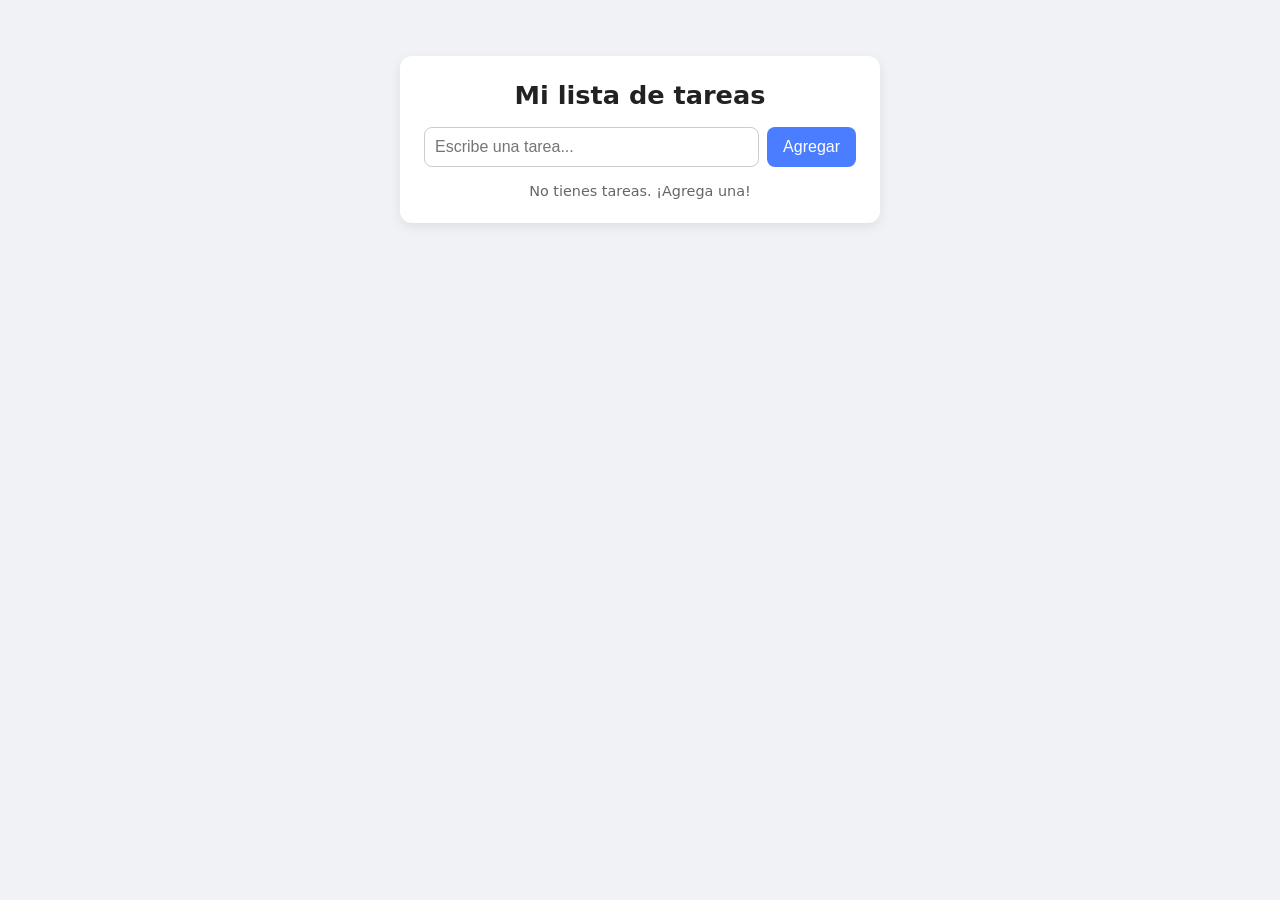
<file: index.html>
<!DOCTYPE html>
<html lang="es">
<head>
  <meta charset="UTF-8">
  <meta name="viewport" content="width=device-width, initial-scale=1.0">
  <title>Mi lista de tareas</title>
  <link rel="stylesheet" href="style.css">
</head>
<body>
  <main class="contenedor">
    <h1>Mi lista de tareas</h1>

    <form id="formulario" class="formulario">
      <input type="text" id="nueva-tarea" placeholder="Escribe una tarea..." autocomplete="off" required>
      <button type="submit">Agregar</button>
    </form>

    <ul id="lista" class="lista"></ul>

    <p id="contador" class="contador"></p>
  </main>

  <script src="script.js"></script>
</body>
</html>
</file>
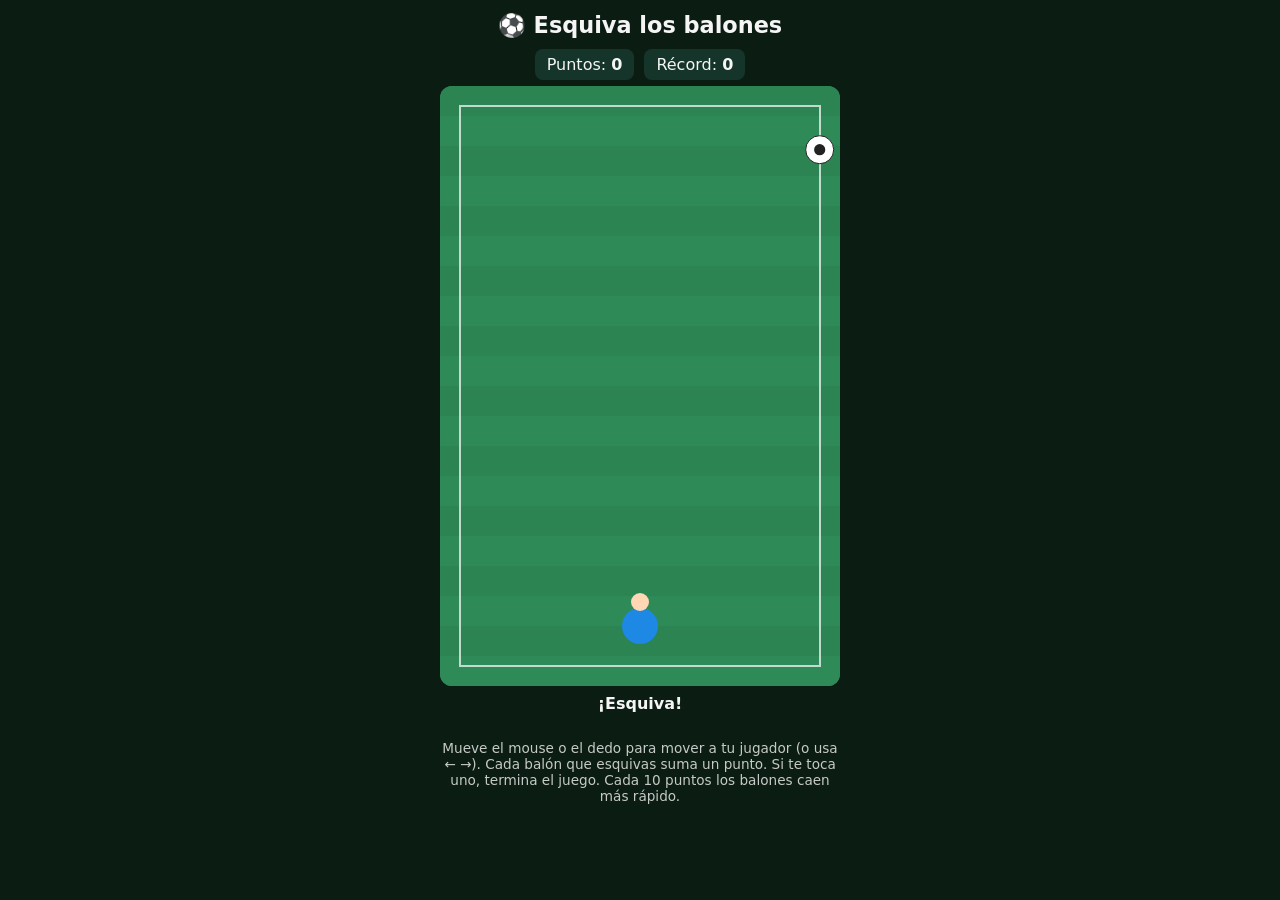
<file: esquiva-balones.html>
<!doctype html>
<html lang="es">
<head>
<meta charset="utf-8">
<meta name="viewport" content="width=device-width,initial-scale=1">
<title>Esquiva los balones</title>
<style>
  body { margin: 0; background: #0b1d12; color: #f5f5f5; font-family: system-ui, sans-serif; display: flex; flex-direction: column; align-items: center; min-height: 100vh; }
  h1 { font-size: 1.4rem; margin: 12px 0 4px; }
  #hud { display: flex; gap: 10px; margin: 6px 0; font-size: 1rem; }
  #hud div { background: #16352a; padding: 6px 12px; border-radius: 8px; }
  canvas { width: 100%; max-width: 400px; height: auto; background: #2e8b57; border-radius: 12px; touch-action: none; }
  #msg { min-height: 1.5em; margin: 8px; font-weight: 600; text-align: center; }
  button { background: #f5c542; border: 0; border-radius: 8px; padding: 10px 18px; font-size: 1rem; font-weight: 700; cursor: pointer; }
  p.help { font-size: .85rem; opacity: .8; text-align: center; max-width: 400px; padding: 0 16px; }
</style>
</head>
<body>
<h1>⚽ Esquiva los balones</h1>
<div id="hud">
  <div>Puntos: <b id="score">0</b></div>
  <div>Récord: <b id="best">0</b></div>
</div>
<canvas id="c" width="400" height="600"></canvas>
<div id="msg"></div>
<button id="restart" hidden>Jugar de nuevo</button>
<p class="help">Mueve el mouse o el dedo para mover a tu jugador (o usa ← →). Cada balón que esquivas suma un punto. Si te toca uno, termina el juego. Cada 10 puntos los balones caen más rápido.</p>
<script>
const W = 400, H = 600;
const cv = document.getElementById('c');
const ctx = cv.getContext('2d');
const $ = id => document.getElementById(id);

const P = { x: W / 2, target: W / 2, y: H - 60, r: 18 };
const keys = {};
let balls, score, best, state, nextSpawn, lastT = 0;

try { best = Number(localStorage.getItem('esquivaBest')) || 0; } catch (e) { best = 0; }
$('best').textContent = best;

function clamp(v, a, b) { return Math.max(a, Math.min(b, v)); }
function level() { return Math.floor(score / 10); }
function fallSpeed() { return 2.2 + level() * 0.35; }              // px por frame
function spawnGap() { return Math.max(350, 1100 - level() * 70); } // ms entre balones

function reset() {
  balls = []; score = 0; state = 'play';
  P.x = P.target = W / 2;
  nextSpawn = performance.now() + 600;
  $('msg').textContent = '¡Esquiva!';
  $('restart').hidden = true;
  $('score').textContent = 0;
}

function spawn() {
  const r = 14;
  balls.push({ x: r + Math.random() * (W - 2 * r), y: -r, r, vy: fallSpeed() * (0.8 + Math.random() * 0.4), counted: false });
  nextSpawn = performance.now() + spawnGap();
}

function endGame() {
  state = 'over';
  if (score > best) {
    best = score;
    try { localStorage.setItem('esquivaBest', best); } catch (e) {}
  }
  $('best').textContent = best;
  $('msg').textContent = `¡Te tocó! Llegaste a ${score} puntos`;
  $('restart').hidden = false;
}

function update(dt) {
  const f = dt / 16.67;
  if (keys.ArrowLeft) P.target -= 7 * f;
  if (keys.ArrowRight) P.target += 7 * f;
  P.target = clamp(P.target, P.r, W - P.r);
  P.x += (P.target - P.x) * Math.min(1, 0.3 * f);

  if (state !== 'play') return;
  if (performance.now() > nextSpawn) spawn();

  for (const b of balls) {
    b.y += b.vy * f;
    if (Math.hypot(b.x - P.x, b.y - P.y) < b.r + P.r) { endGame(); return; }
    if (!b.counted && b.y > H) { b.counted = true; score++; $('score').textContent = score; }
  }
  balls = balls.filter(b => b.y < H + b.r);
}

function draw() {
  ctx.fillStyle = '#2e8b57'; ctx.fillRect(0, 0, W, H);
  for (let y = 0; y < H; y += 60) { ctx.fillStyle = 'rgba(0,0,0,.05)'; ctx.fillRect(0, y, W, 30); }
  ctx.strokeStyle = 'rgba(255,255,255,.7)'; ctx.lineWidth = 2;
  ctx.strokeRect(20, 20, W - 40, H - 40);

  // jugador
  ctx.fillStyle = '#1e88e5';
  ctx.beginPath(); ctx.arc(P.x, P.y, P.r, 0, Math.PI * 2); ctx.fill();
  ctx.fillStyle = '#ffd7b5';
  ctx.beginPath(); ctx.arc(P.x, P.y - P.r - 6, 9, 0, Math.PI * 2); ctx.fill();

  // balones
  for (const b of balls) {
    ctx.fillStyle = '#fff'; ctx.strokeStyle = '#222'; ctx.lineWidth = 1;
    ctx.beginPath(); ctx.arc(b.x, b.y, b.r, 0, Math.PI * 2); ctx.fill(); ctx.stroke();
    ctx.fillStyle = '#222';
    ctx.beginPath(); ctx.arc(b.x, b.y, b.r * 0.4, 0, Math.PI * 2); ctx.fill();
  }

  if (state === 'over') { ctx.fillStyle = 'rgba(0,0,0,.35)'; ctx.fillRect(0, 0, W, H); }
}

function loop(t) {
  const dt = Math.min(50, t - (lastT || t));
  lastT = t;
  update(dt);
  draw();
  requestAnimationFrame(loop);
}

function pointerX(e) {
  const rect = cv.getBoundingClientRect();
  return (e.clientX - rect.left) * W / rect.width;
}
cv.addEventListener('pointermove', e => { P.target = pointerX(e); });
cv.addEventListener('pointerdown', e => { P.target = pointerX(e); });
addEventListener('keydown', e => { keys[e.key] = true; if (e.key.startsWith('Arrow')) e.preventDefault(); });
addEventListener('keyup', e => { keys[e.key] = false; });
$('restart').onclick = reset;

reset();
requestAnimationFrame(loop);
</script>
</body>
</html>
</file>
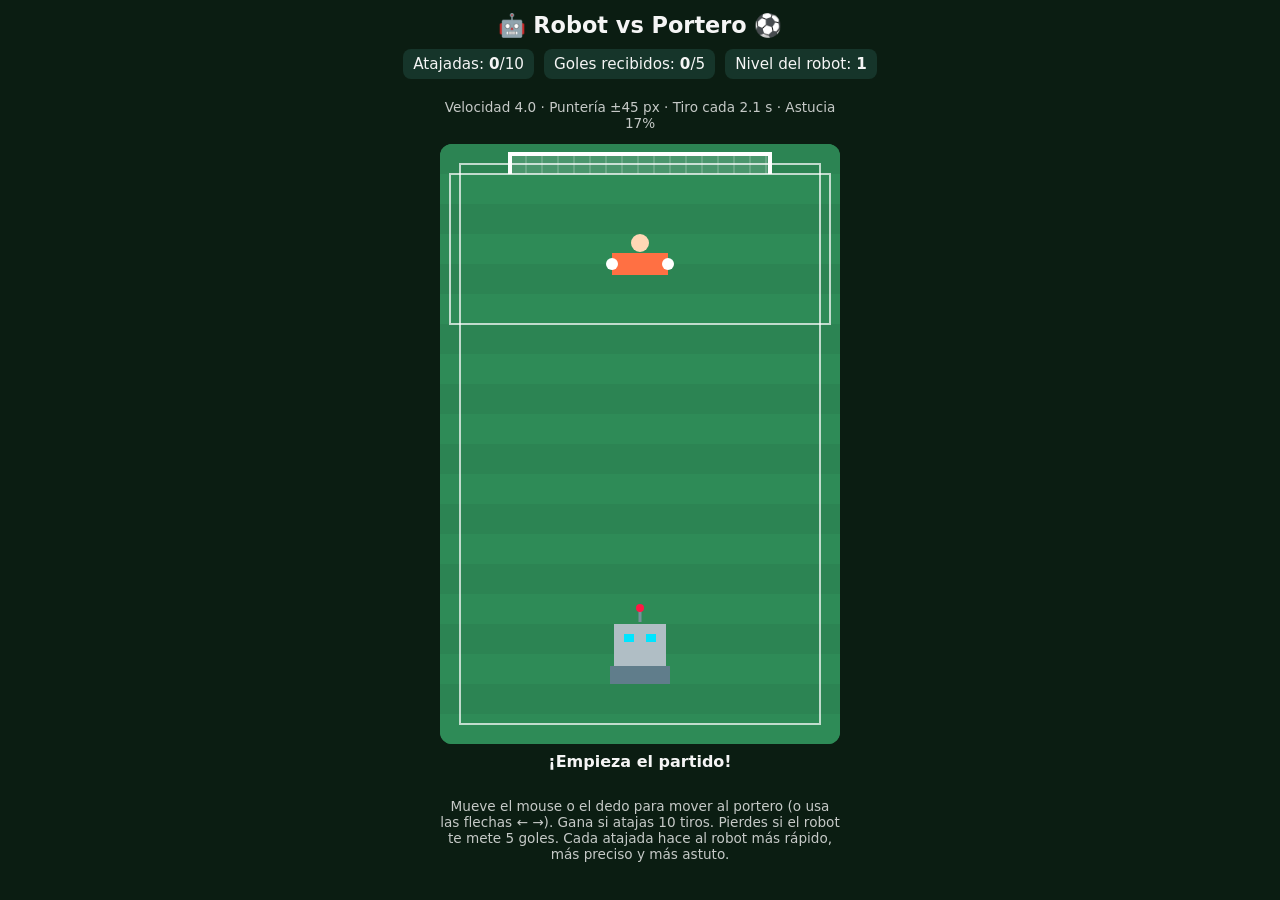
<file: robot-futbol.html>
<!doctype html>
<html lang="es">
<head>
<meta charset="utf-8">
<meta name="viewport" content="width=device-width,initial-scale=1">
<title>Robot vs Portero</title>
<style>
  body { margin: 0; background: #0b1d12; color: #f5f5f5; font-family: system-ui, sans-serif; display: flex; flex-direction: column; align-items: center; min-height: 100vh; }
  h1 { font-size: 1.4rem; margin: 12px 0 4px; }
  #stats { display: flex; gap: 10px; flex-wrap: wrap; justify-content: center; margin: 6px 0; font-size: .95rem; }
  #stats div { background: #16352a; padding: 6px 10px; border-radius: 8px; }
  canvas { width: 100%; max-width: 400px; height: auto; background: #2e8b57; border-radius: 12px; touch-action: none; }
  #msg { min-height: 1.5em; margin: 8px; font-weight: 600; text-align: center; }
  button { background: #f5c542; border: 0; border-radius: 8px; padding: 10px 18px; font-size: 1rem; font-weight: 700; cursor: pointer; }
  p.help { font-size: .85rem; opacity: .8; text-align: center; max-width: 400px; padding: 0 16px; }
</style>
</head>
<body>
<h1>🤖 Robot vs Portero ⚽</h1>
<div id="stats">
  <div>Atajadas: <b id="saves">0</b>/10</div>
  <div>Goles recibidos: <b id="goals">0</b>/5</div>
  <div>Nivel del robot: <b id="level">1</b></div>
</div>
<p class="help" id="skills"></p>
<canvas id="c" width="400" height="600"></canvas>
<div id="msg"></div>
<button id="restart" hidden>Jugar de nuevo</button>
<p class="help">Mueve el mouse o el dedo para mover al portero (o usa las flechas ← →). Gana si atajas 10 tiros. Pierdes si el robot te mete 5 goles. Cada atajada hace al robot más rápido, más preciso y más astuto.</p>
<script>
const W = 400, H = 600;
const cv = document.getElementById('c');
const ctx = cv.getContext('2d');
const $ = id => document.getElementById(id);

const WIN_SAVES = 10, LOSE_GOALS = 5;
const GOAL = { x: 70, y: 30, w: 260 };
const KEEPER = { x: W / 2, target: W / 2, y: 120, w: 56, h: 22 };
const ROBOT = { x: W / 2, y: 530 };
const keys = {};
let balls, saves, goals, level, nextShot, state, lastT;

function clamp(v, a, b) { return Math.max(a, Math.min(b, v)); }

// Habilidades del robot: suben con cada atajada
function skills() {
  return {
    velocidad: 3.5 + 0.45 * level,                    // px por frame
    precision: Math.max(4, 50 - 5 * level),           // error de puntería (px)
    cadencia: Math.max(600, 2200 - 130 * level),      // ms entre tiros
    astucia: Math.min(0.8, 0.1 + 0.07 * level)        // prob. de apuntar al portero
  };
}

function reset() {
  balls = []; saves = 0; goals = 0; level = 1; state = 'play';
  KEEPER.x = KEEPER.target = W / 2;
  nextShot = performance.now() + 1200;
  $('msg').textContent = '¡Empieza el partido!';
  $('restart').hidden = true;
  updateHUD();
}

function updateHUD() {
  const s = skills();
  $('saves').textContent = saves;
  $('goals').textContent = goals;
  $('level').textContent = level;
  $('skills').textContent = `Velocidad ${s.velocidad.toFixed(1)} · Puntería ±${s.precision.toFixed(0)} px · Tiro cada ${(s.cadencia / 1000).toFixed(1)} s · Astucia ${Math.round(s.astucia * 100)}%`;
}

function shoot() {
  const s = skills();
  let tx = GOAL.x + GOAL.w / 2 + (Math.random() * 2 - 1) * (GOAL.w / 2 + 40);
  if (Math.random() < s.astucia) tx = KEEPER.x;     // a veces apunta donde está el portero
  tx += (Math.random() * 2 - 1) * s.precision;
  const dx = tx - ROBOT.x, dy = GOAL.y - ROBOT.y, len = Math.hypot(dx, dy);
  balls.push({ x: ROBOT.x, y: ROBOT.y, vx: dx / len * s.velocidad, vy: dy / len * s.velocidad, checked: false, done: false });
  nextShot = performance.now() + s.cadencia;
}

function checkEnd() {
  if (saves >= WIN_SAVES) { state = 'over'; $('msg').textContent = '¡Ganaste! Atajaste 10 tiros del robot 🎉'; }
  else if (goals >= LOSE_GOALS) { state = 'over'; $('msg').textContent = 'El robot gana 🤖 ¡Inténtalo otra vez!'; }
  if (state === 'over') $('restart').hidden = false;
}

function update(dt) {
  const f = dt / 16.67;
  if (keys.ArrowLeft) KEEPER.target -= 6 * f;
  if (keys.ArrowRight) KEEPER.target += 6 * f;
  KEEPER.target = clamp(KEEPER.target, GOAL.x + KEEPER.w / 2, GOAL.x + GOAL.w - KEEPER.w / 2);
  KEEPER.x += (KEEPER.target - KEEPER.x) * Math.min(1, 0.25 * f);

  if (state !== 'play') return;
  if (performance.now() > nextShot) shoot();

  for (const b of balls) {
    if (b.done) continue;
    b.x += b.vx * f; b.y += b.vy * f;

    if (!b.checked && b.y <= KEEPER.y) {
      b.checked = true;
      if (Math.abs(b.x - KEEPER.x) <= KEEPER.w / 2 + 7) {
        b.done = true; saves++; level++;
        $('msg').textContent = `¡Atajada! El robot sube a nivel ${level} 🤖`;
        updateHUD(); checkEnd();
        continue;
      }
    }
    if (b.y <= GOAL.y) {
      b.done = true;
      if (b.x >= GOAL.x && b.x <= GOAL.x + GOAL.w) {
        goals++; $('msg').textContent = '¡GOL del robot! 🤖⚽';
      } else {
        $('msg').textContent = '¡Tiro desviado!';
      }
      updateHUD(); checkEnd();
    }
  }
  balls = balls.filter(b => !b.done);
}

function draw() {
  // cancha
  ctx.fillStyle = '#2e8b57'; ctx.fillRect(0, 0, W, H);
  for (let y = 0; y < H; y += 60) { ctx.fillStyle = 'rgba(0,0,0,.05)'; ctx.fillRect(0, y, W, 30); }
  ctx.strokeStyle = 'rgba(255,255,255,.7)'; ctx.lineWidth = 2;
  ctx.strokeRect(20, 20, W - 40, H - 40);
  ctx.strokeRect(GOAL.x - 60, GOAL.y, GOAL.w + 120, 150);

  // portería con red
  ctx.fillStyle = 'rgba(255,255,255,.15)';
  ctx.fillRect(GOAL.x, GOAL.y - 20, GOAL.w, 20);
  ctx.lineWidth = 1; ctx.strokeStyle = 'rgba(255,255,255,.35)';
  for (let x = GOAL.x; x <= GOAL.x + GOAL.w; x += 16) {
    ctx.beginPath(); ctx.moveTo(x, GOAL.y); ctx.lineTo(x, GOAL.y - 20); ctx.stroke();
  }
  ctx.strokeStyle = '#fff'; ctx.lineWidth = 4;
  ctx.beginPath();
  ctx.moveTo(GOAL.x, GOAL.y); ctx.lineTo(GOAL.x, GOAL.y - 20);
  ctx.lineTo(GOAL.x + GOAL.w, GOAL.y - 20); ctx.lineTo(GOAL.x + GOAL.w, GOAL.y);
  ctx.stroke();

  // portero humano
  const k = KEEPER;
  ctx.fillStyle = '#ff7043';
  ctx.fillRect(k.x - k.w / 2, k.y - k.h / 2, k.w, k.h);
  ctx.fillStyle = '#ffd7b5';
  ctx.beginPath(); ctx.arc(k.x, k.y - k.h / 2 - 10, 9, 0, Math.PI * 2); ctx.fill();
  ctx.fillStyle = '#fff';
  ctx.beginPath(); ctx.arc(k.x - k.w / 2, k.y, 6, 0, Math.PI * 2); ctx.fill();
  ctx.beginPath(); ctx.arc(k.x + k.w / 2, k.y, 6, 0, Math.PI * 2); ctx.fill();

  // robot
  const r = ROBOT;
  ctx.strokeStyle = '#78909c'; ctx.lineWidth = 3;
  ctx.beginPath(); ctx.moveTo(r.x, r.y - 52); ctx.lineTo(r.x, r.y - 64); ctx.stroke();
  ctx.fillStyle = '#ff1744';
  ctx.beginPath(); ctx.arc(r.x, r.y - 66, 4, 0, Math.PI * 2); ctx.fill();
  ctx.fillStyle = '#b0bec5';
  ctx.fillRect(r.x - 26, r.y - 50, 52, 42);
  ctx.fillStyle = '#607d8b';
  ctx.fillRect(r.x - 30, r.y - 8, 60, 18);
  ctx.fillStyle = level >= 6 ? '#ff1744' : '#00e5ff';
  ctx.fillRect(r.x - 16, r.y - 40, 10, 8);
  ctx.fillRect(r.x + 6, r.y - 40, 10, 8);

  // balones
  for (const b of balls) {
    ctx.fillStyle = '#fff'; ctx.strokeStyle = '#222'; ctx.lineWidth = 1;
    ctx.beginPath(); ctx.arc(b.x, b.y, 7, 0, Math.PI * 2); ctx.fill(); ctx.stroke();
  }
}

function loop(t) {
  const dt = Math.min(50, t - (lastT || t));
  lastT = t;
  update(dt);
  draw();
  requestAnimationFrame(loop);
}

function pointerX(e) {
  const rect = cv.getBoundingClientRect();
  return (e.clientX - rect.left) * W / rect.width;
}
cv.addEventListener('pointermove', e => { KEEPER.target = pointerX(e); });
cv.addEventListener('pointerdown', e => { KEEPER.target = pointerX(e); });
addEventListener('keydown', e => { keys[e.key] = true; if (e.key.startsWith('Arrow')) e.preventDefault(); });
addEventListener('keyup', e => { keys[e.key] = false; });
$('restart').onclick = reset;

reset();
requestAnimationFrame(loop);
</script>
</body>
</html>
</file>
<file: style.css>
* {
  box-sizing: border-box;
}

body {
  margin: 0;
  font-family: system-ui, -apple-system, "Segoe UI", Roboto, sans-serif;
  background: #f0f2f5;
  color: #222;
  min-height: 100vh;
  display: flex;
  justify-content: center;
  padding: 16px;
}

.contenedor {
  width: 100%;
  max-width: 480px;
  background: #fff;
  border-radius: 12px;
  padding: 24px;
  box-shadow: 0 4px 12px rgba(0, 0, 0, 0.08);
  align-self: flex-start;
  margin-top: 40px;
}

h1 {
  margin-top: 0;
  text-align: center;
  font-size: 1.6rem;
}

.formulario {
  display: flex;
  gap: 8px;
  margin-bottom: 16px;
}

.formulario input {
  flex: 1;
  padding: 10px;
  font-size: 1rem;
  border: 1px solid #ccc;
  border-radius: 8px;
}

.formulario input:focus {
  outline: 2px solid #4a7dff;
  border-color: transparent;
}

.formulario button {
  padding: 10px 16px;
  font-size: 1rem;
  border: none;
  border-radius: 8px;
  background: #4a7dff;
  color: #fff;
  cursor: pointer;
}

.formulario button:hover {
  background: #3a6ae6;
}

.lista {
  list-style: none;
  padding: 0;
  margin: 0;
}

.lista li {
  display: flex;
  align-items: center;
  gap: 10px;
  padding: 10px 0;
  border-bottom: 1px solid #eee;
}

.lista li.completada span {
  text-decoration: line-through;
  color: #999;
}

.lista span {
  flex: 1;
  cursor: pointer;
  word-break: break-word;
}

.lista button {
  border: none;
  background: none;
  color: #d33;
  font-size: 1.1rem;
  cursor: pointer;
}

.contador {
  text-align: center;
  color: #666;
  font-size: 0.9rem;
  margin-bottom: 0;
}
</file>
